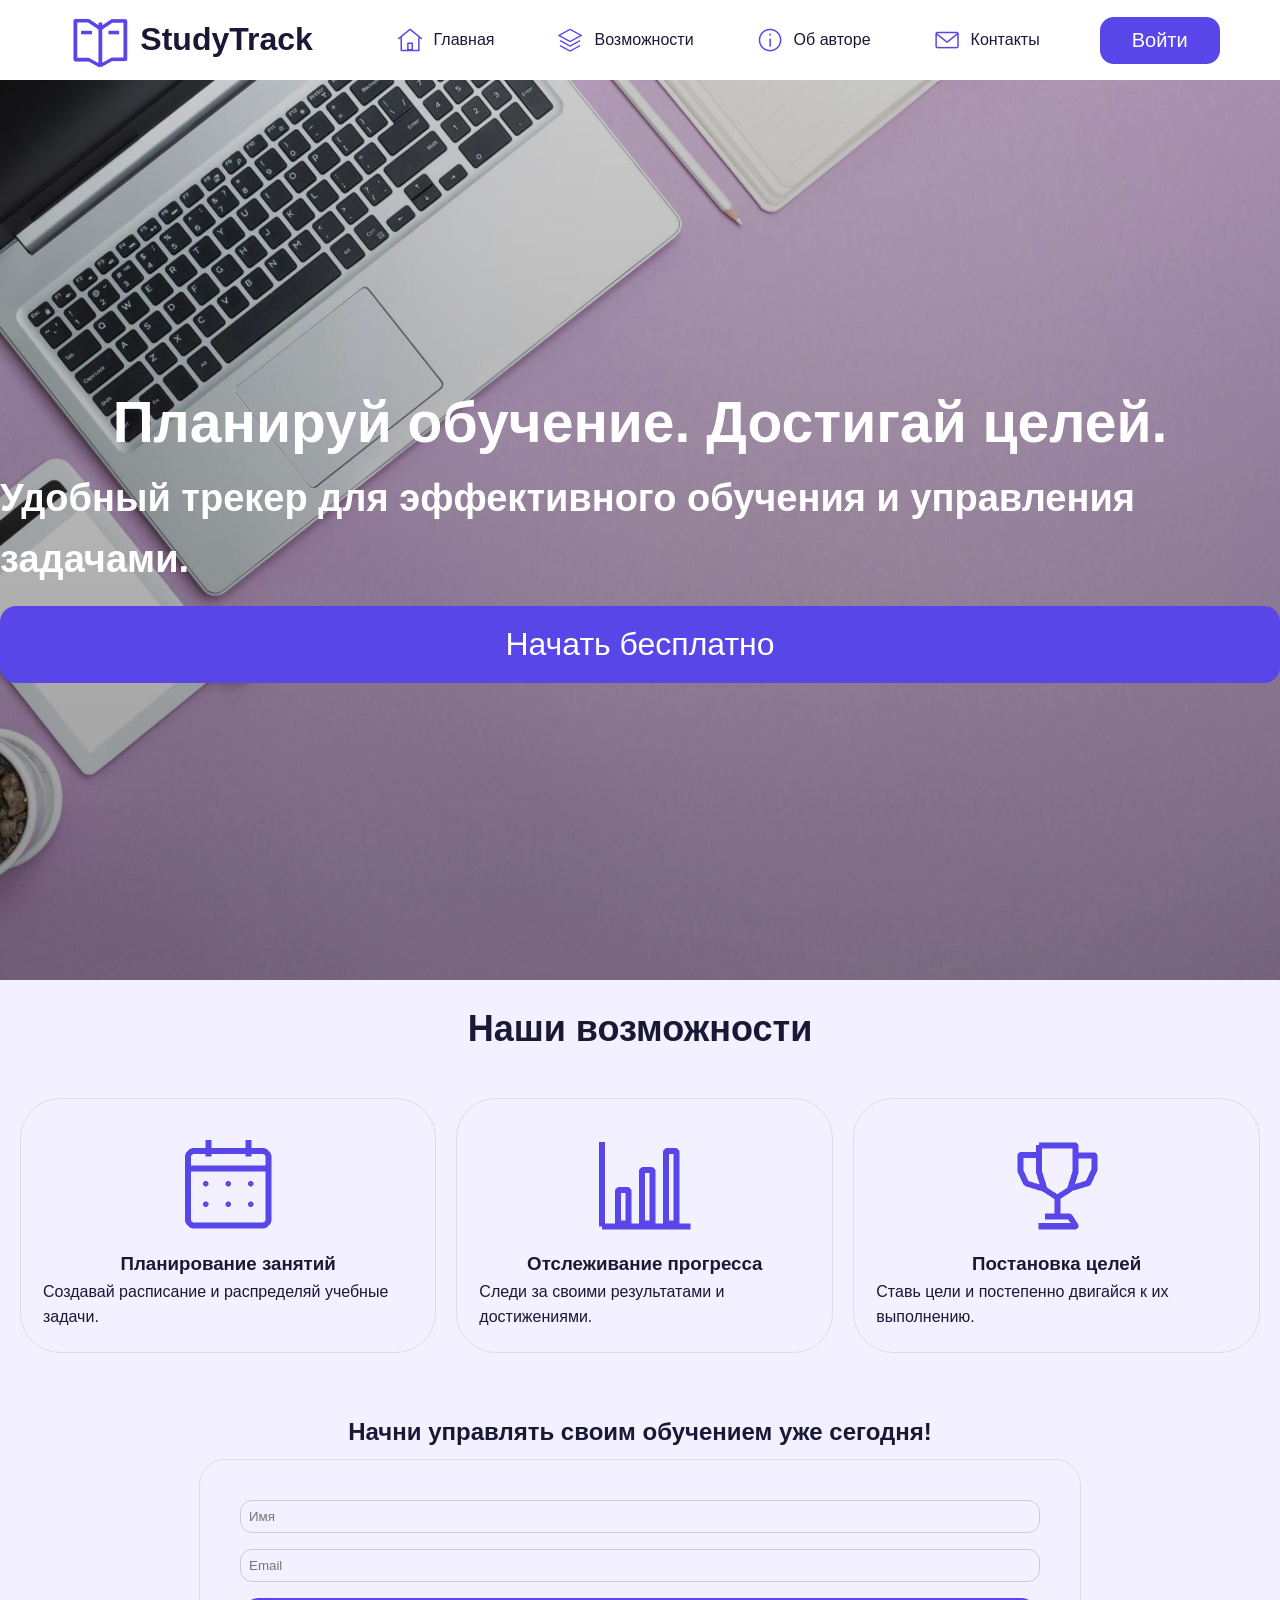
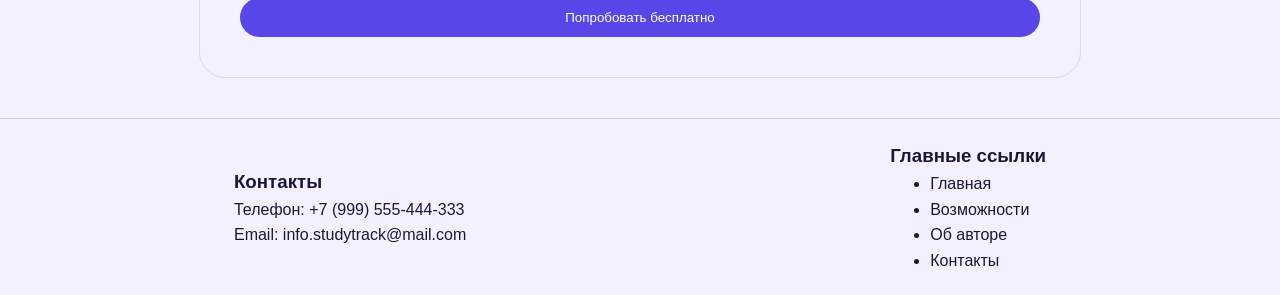
<file: index.html>
<!DOCTYPE html>
<html lang="ru">
<head>
    <meta charset="UTF-8">
    <meta name="viewport" content="width=device-width, initial-scale=1.0">
    <title>StudyTrack</title>
    <link rel="stylesheet" href="style.css">
</head>
<body>
    <header class="header_block">
        <div class="title">
            <img src="img/book-open.png" alt="Иконка StudyTrack">
            <h1 class="title">StudyTrack</h1>
        </div>
        <nav class="nav_menu" id="navMenu">
            <a href="#">
                <img src="img/house.png" alt="Главная">
                Главная
            </a>
            <a href="#opportunitiesSection">
                <img src="img/layers.png" alt="Возможности">
                Возможности
            </a>
            <a href="about.html">
                <img src="img/info.png" alt="Об авторе">
                Об авторе
            </a>
            <a href="#contacts">
                <img src="img/mail.png" alt="Контакты">
                Контакты
            </a>
            <button class="login_btn">Войти</button>
        </nav>
        <button id="hamburgerBtn">
            <span class="hamburger_line"></span>
            <span class="hamburger_line"></span>
            <span class="hamburger_line"></span>
        </button>
    </header>
    <main class="main_block">
        <section class="hero_section">
            <div class="hero_content">
                <h2>Планируй обучение. Достигай целей.</h2>
                <h4>Удобный трекер для эффективного обучения и управления задачами.</h4>
                <button class="start_btn">Начать бесплатно</button>
            </div>
        </section>
        <h2 class="opportunities_title title_h2">Наши возможности</h2>
        <section class="opportunities_section" id="opportunitiesSection">
            <figure>
                <img src="img/calendar-days.png" alt="Планирование занятий">
                <h3>Планирование занятий</h3>
                <figcaption>
                    Создавай расписание и распределяй учебные задачи.
                </figcaption>
            </figure>
            <figure>
                <img src="img/chart-no-axes-column-increasing.png" alt="Отслеживание прогресса">
                <h3>Отслеживание прогресса</h3>
                <figcaption>
                    Следи за своими результатами и достижениями.
                </figcaption>
            </figure>
            <figure>
                <img src="img/trophy.png" alt="Постановка целей">
                <h3>Постановка целей</h3>
                <figcaption>
                    Ставь цели и постепенно двигайся к их выполнению.
                </figcaption>
            </figure>
        </section>
        <section class="final_section">
            <h2>Начни управлять своим обучением уже сегодня!</h2>
            <form>
                <input type="text" placeholder="Имя" name="name">
                <input type="email" placeholder="Email" name="email">
                <button type="button">Попробовать бесплатно</button>
            </form>
        </section>
    </main>
    <footer class="footer_block">
        <div class="footer_wrapper">
            <div class="contacts" id="contacts">
                <h3>Контакты</h3>
                <p>Телефон: <a href="tel:7999555444333">+7 (999) 555-444-333</a></p>
                <p>Email: <a href="mailto:info.studytrack@mail.com">info.studytrack@mail.com</a></p>
            </div>
            <div class="main_links">
                <h3>Главные ссылки</h3>
                <ul>
                    <li><a href="#">Главная</a></li>
                    <li><a href="#">Возможности</a></li>
                    <li><a href="#">Об авторе</a></li>
                    <li><a href="#">Контакты</a></li>
                </ul>
            </div>
        </div>
    </footer>
    <script src="index.js"></script>
</body>
</html>
</file>
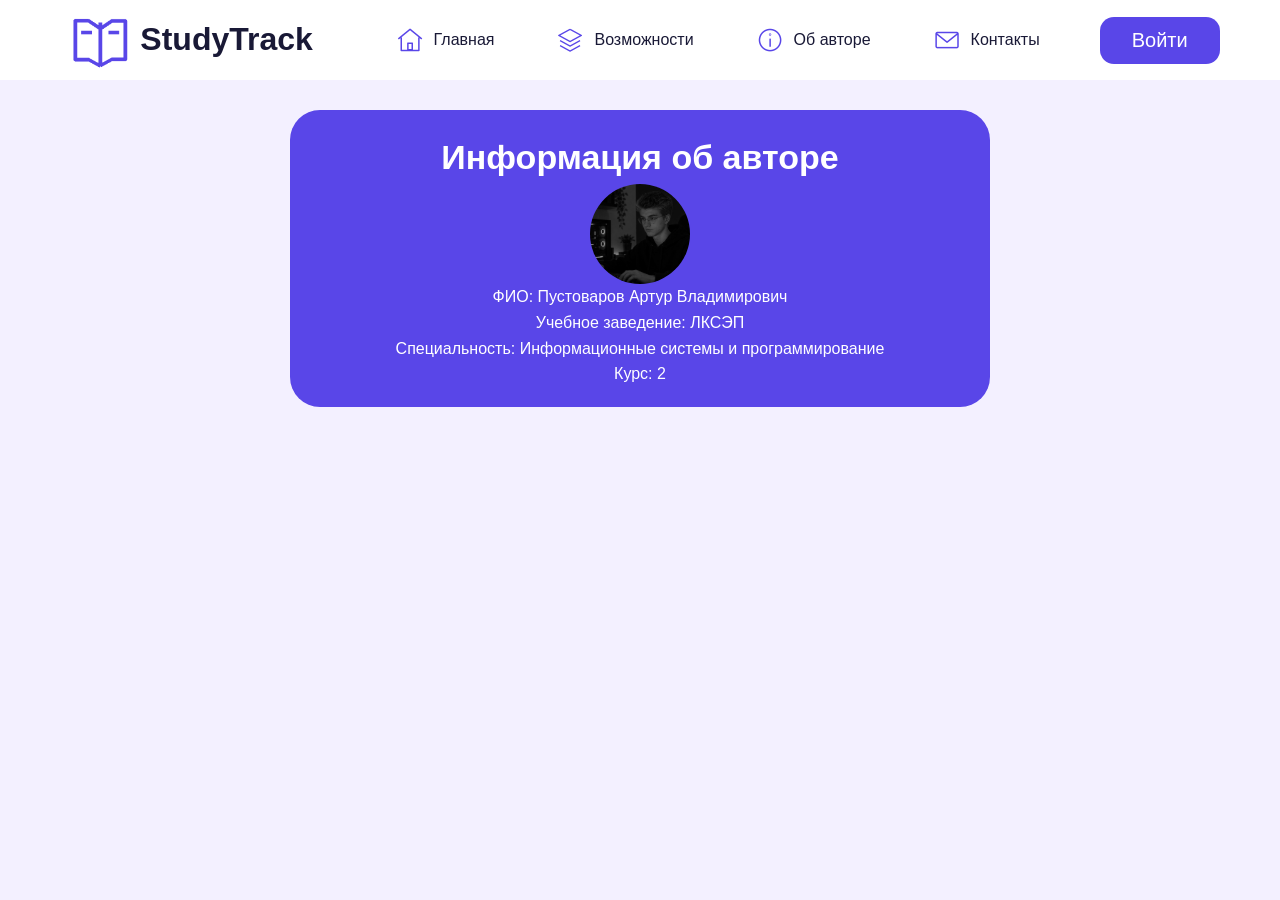
<file: about.html>
<!DOCTYPE html>
<html lang="ru">
<head>
    <meta charset="UTF-8">
    <meta name="viewport" content="width=device-width, initial-scale=1.0">
    <title>Об авторе</title>
    <link rel="stylesheet" href="style.css">
</head>
<body>
    <header class="header_block">
        <div class="title">
            <img src="img/book-open.png" alt="Иконка StudyTrack">
            <h1 class="title">StudyTrack</h1>
        </div>
        <nav class="nav_menu" id="navMenu">
            <a href="index.html">
                <img src="img/house.png" alt="Главная">
                Главная
            </a>
            <a href="index.html">
                <img src="img/layers.png" alt="Возможности">
                Возможности
            </a>
            <a href="#">
                <img src="img/info.png" alt="Об авторе">
                Об авторе
            </a>
            <a href="index.html">
                <img src="img/mail.png" alt="Контакты">
                Контакты
            </a>
            <button class="login_btn">Войти</button>
        </nav>
        <button id="hamburgerBtn">
            <span class="hamburger_line"></span>
            <span class="hamburger_line"></span>
            <span class="hamburger_line"></span>
        </button>
    </header>
    <main class="main_block">
        <div class="author_info">
            <h1>Информация об авторе</h1>
            <img src="img/аватар автора.png" alt="Картинка автора">
            <p>ФИО: Пустоваров Артур Владимирович</p>
            <p>Учебное заведение: ЛКСЭП</p>
            <p>Специальность: Информационные системы и программирование</p>
            <p>Курс: 2</p>
        </div>
    </main>
    <script src="index.js"></script>
</body>
</html>
</file>
<file: style.css>
:root {
    --main-color: #5946E8;
    --additional-color: #A99AF5;
    --bg-color: #f3f0ff;
    --text-color: #191936;
}

html {
    scroll-behavior: smooth;
}

* {
    margin: 0;
    padding: 0;
    box-sizing: border-box;
}

body {
    background-color: var(--bg-color);
    color: var(--text-color);
    font-family: 'Segoe UI', Tahoma, Geneva, Verdana, sans-serif;
    line-height: 1.6;
}

.header_block {
    display: flex;
    align-items: center;
    justify-content: space-around;
    padding: 20px;
    width: 100%;
    height: 80px;
    background-color: #ffffff;
    margin-bottom: 100px;
    position: fixed;
    z-index: 1000;
}

.title {
    display: flex;
    align-items: center;
    justify-content: center;
}

.header_block img {
    width: 80px;
    height: 80px;
    object-fit: cover;
}

.nav_menu {
    display: flex;
    align-items: center;
    justify-content: center;
    gap: 60px;
}

.nav_menu a {
    display: flex;
    align-items: center;
    justify-content: center;
    gap: 8px;
    color: var(--text-color);
    text-decoration: none;
    transition: color 0.3s ease;
}

.nav_menu img {
    width: 32px;
    height: 32px;
}

.login_btn {
    background-color: var(--main-color);
    color: #ffffff;
    border-radius: 14px;
    font-size: 20px;
    padding: 12px 32px;
    border: none;
    cursor: pointer;
    transition: transform 0.3s ease;
}

.login_btn:hover {
    transform: translateY(-5px);
}

#hamburgerBtn {
    display: none;
}

.main_block {
    padding-top: 80px;
}

.hero_section {
    display: flex;
    align-items: center;
    justify-content: center;
    height: 100vh;
    background: linear-gradient(rgba(0, 0, 0, 0.2), rgba(0, 0, 0, 0.4)), url('./img/hero_img.jpg');
    background-repeat: no-repeat;
    background-size: cover;
    color: #ffffff;
}

.hero_content {
    display: flex;
    align-items: center;
    justify-content: center;
    flex-direction: column;
    font-size: 64px;
    animation: fadeIn 0.7s linear forwards;
    opacity: 0;
}

@keyframes fadeIn {
    0% {
        opacity: 0;
        transform: translateX(-100%);
    }
    100% {
        opacity: 1;
        transform: translateX(0);
    }
}

.start_btn {
    margin-top: 16px;
    background-color: var(--main-color);
    color: #ffffff;
    padding: 20px;
    font-size: 32px;
    border-radius: 16px;
    border: none;
    cursor: pointer;
    width: 100%;
    transition: transform 0.3s ease;
}

.start_btn:hover {
    transform: translateY(-5px);
}

.opportunities_section {
    display: flex;
    align-items: center;
    justify-content: center;
    gap: 40px;
}

figure {
    display: flex;
    flex-direction: column;
    align-items: center;
    justify-content: center;
    border-radius: 40px;
    padding: 22px;
    transition: box-shadow 0.3s ease;
    border: 1px solid #ddd;
}

figure:hover {
    box-shadow: 1px 1px 4px 4px rgba(0, 0, 0, 0.4);
}

.opportunities_section img {
    user-select: none;
    pointer-events: none;
    display: flex;
    width: 128px;
    height: 128px;
    border-radius: 32px;
}

.title_h2 {
    text-align: center;
    font-size: 36px;
    margin: 20px 0;
}

.final_section {
    display: flex;
    align-items: center;
    justify-content: center;
    flex-direction: column;
    margin-top: 40px;
}

form {
    display: flex;
    justify-content: center;
    flex-direction: column;
    gap: 16px;
    margin-top: 8px;
    border: 1px solid #ddd;
    padding: 40px;
    border-radius: 26px;
}

form input {
    width: 800px;
    padding: 8px;
    background: none;
    border: 1px solid #ccc;
    border-radius: 12px;
    outline: none;
}

form button {
    background-color: var(--main-color);
    color: #ffffff;
    border-radius: 26px;
    padding: 12px 40px;
    border: none;
    cursor: pointer;
    transition: transform 0.3s ease;
}

form button:hover {
    transform: translateY(-5px);
}

.footer_block {
    margin-top: 40px;
    padding: 22px;
    border-top: 1px solid #ccc;
}

.footer_wrapper {
    width: 100%;
    display: flex;
    align-items: center;
    justify-content: space-around;
}

.footer_wrapper a {
    color: var(--text-color);
    text-decoration: none;
    transition: color 0.3s ease;
}

.main_links ul {
    padding-left: 40px;
}

a:hover {
    color: rgba(25, 25, 54, 0.4);
}

.author_info {
    display: flex;
    justify-content: center;
    align-items: center;
    flex-direction: column;
    width: 700px;
    margin: 0 auto;
    background-color: var(--main-color);
    color: #ffffff;
    border-radius: 30px;
    margin-top: 30px;
    padding: 20px;
}

.author_info h1 {
    text-align: center;
    font-size: 34px;
}

.author_info img {
    display: flex;
    width: 100px;
    height: 100px;
    border-radius: 50%;
    object-fit: cover;
    margin: 0 auto;
    cursor: pointer;
    filter: grayscale(100%);
    -webkit-filter: grayscale(100%);
    transition: filter 0.3s ease;
}

.author_info img:hover {
    filter: grayscale(0);
}

@media (max-width: 1440px) {
    .hero_content {
        font-size: 38px;
    }

    .opportunities_section {
        gap: 20px;
        padding: 20px;
    }
}

@media (max-width: 1024px) {
    .nav_menu {
        gap: 20px;
        margin-left: 8px;
    }

    .nav_menu a {
        gap: 4px;
    }

    .login_btn {
        margin-left: 14px;
    }

    .title {
        font-size: 28px;
    }

    .hero_content {
        font-size: 28px;
    }
}

@media (max-width: 768px) {
    #hamburgerBtn {
        display: flex;
        flex-direction: column;
        justify-content: space-between;
        width: 30px;
        height: 21px;
        z-index: 9999;
        border: none;
        cursor: pointer;
    }

    .hamburger_line {
        display: block;
        width: 100%;
        height: 3px;
        background-color: var(--main-color);
        transition: all 0.3s ease;
    }

    #navMenu {
        width: 100%;
        height: 100vh;
        position: fixed;
        top: 0;
        left: -100%;
        display: flex;
        flex-direction: column;
        align-items: center;
        justify-content: center;
        background-color: rgba(243, 240, 255, 0.6);
        padding: 2rem;
        margin: 0;
        font-size: 28px;
        font-weight: bold;
        transition: left 0.3s ease;
    }

    #navMenu a {
        background-color: #ffffff;
        border-radius: 12px;
        padding: 6px;
    }

    #navMenu.active {
        left: 0;
    }

    .hero_content {
        font-size: 48px;
        line-height: 1.3;
        text-align: center;
    }

    .start_btn {
        margin: 20px;
        width: 90%;
    }

    form {
        width: 100%;
        padding: 20px;
    }

    form input {
        width: 100%;
    }

    #hamburgerBtn.active .hamburger_line:nth-child(1) {
        transform: rotate(45deg) translate(5px, 5px);
    }

    #hamburgerBtn.active .hamburger_line:nth-child(2) {
        opacity: 0;
    }

    #hamburgerBtn.active .hamburger_line:nth-child(3) {
        transform: rotate(-45deg) translate(6px, -8px);
    }

    body.menu_open {
        overflow: hidden;
    }
}

@media (max-width: 425px) {
    .opportunities_section {
        flex-direction: column;
    }

    .final_section {
        text-align: center;
    }

    .hero_content {
        font-size: 30px;
    }

    .footer_wrapper {
        flex-direction: column;
        gap: 20px;
    }

    .author_info {
        width: 100%;
        padding: 20px;
        align-items: start;
        border-radius: 0;
    }
}

@media (max-width: 320px) {
    .title {
        font-size: 26px;
    }

    .hero_content {
        font-size: 22px;
    }

    .start_btn {
        padding: 6px 8px;
        border-radius: 6px;
    }
}
</file>
